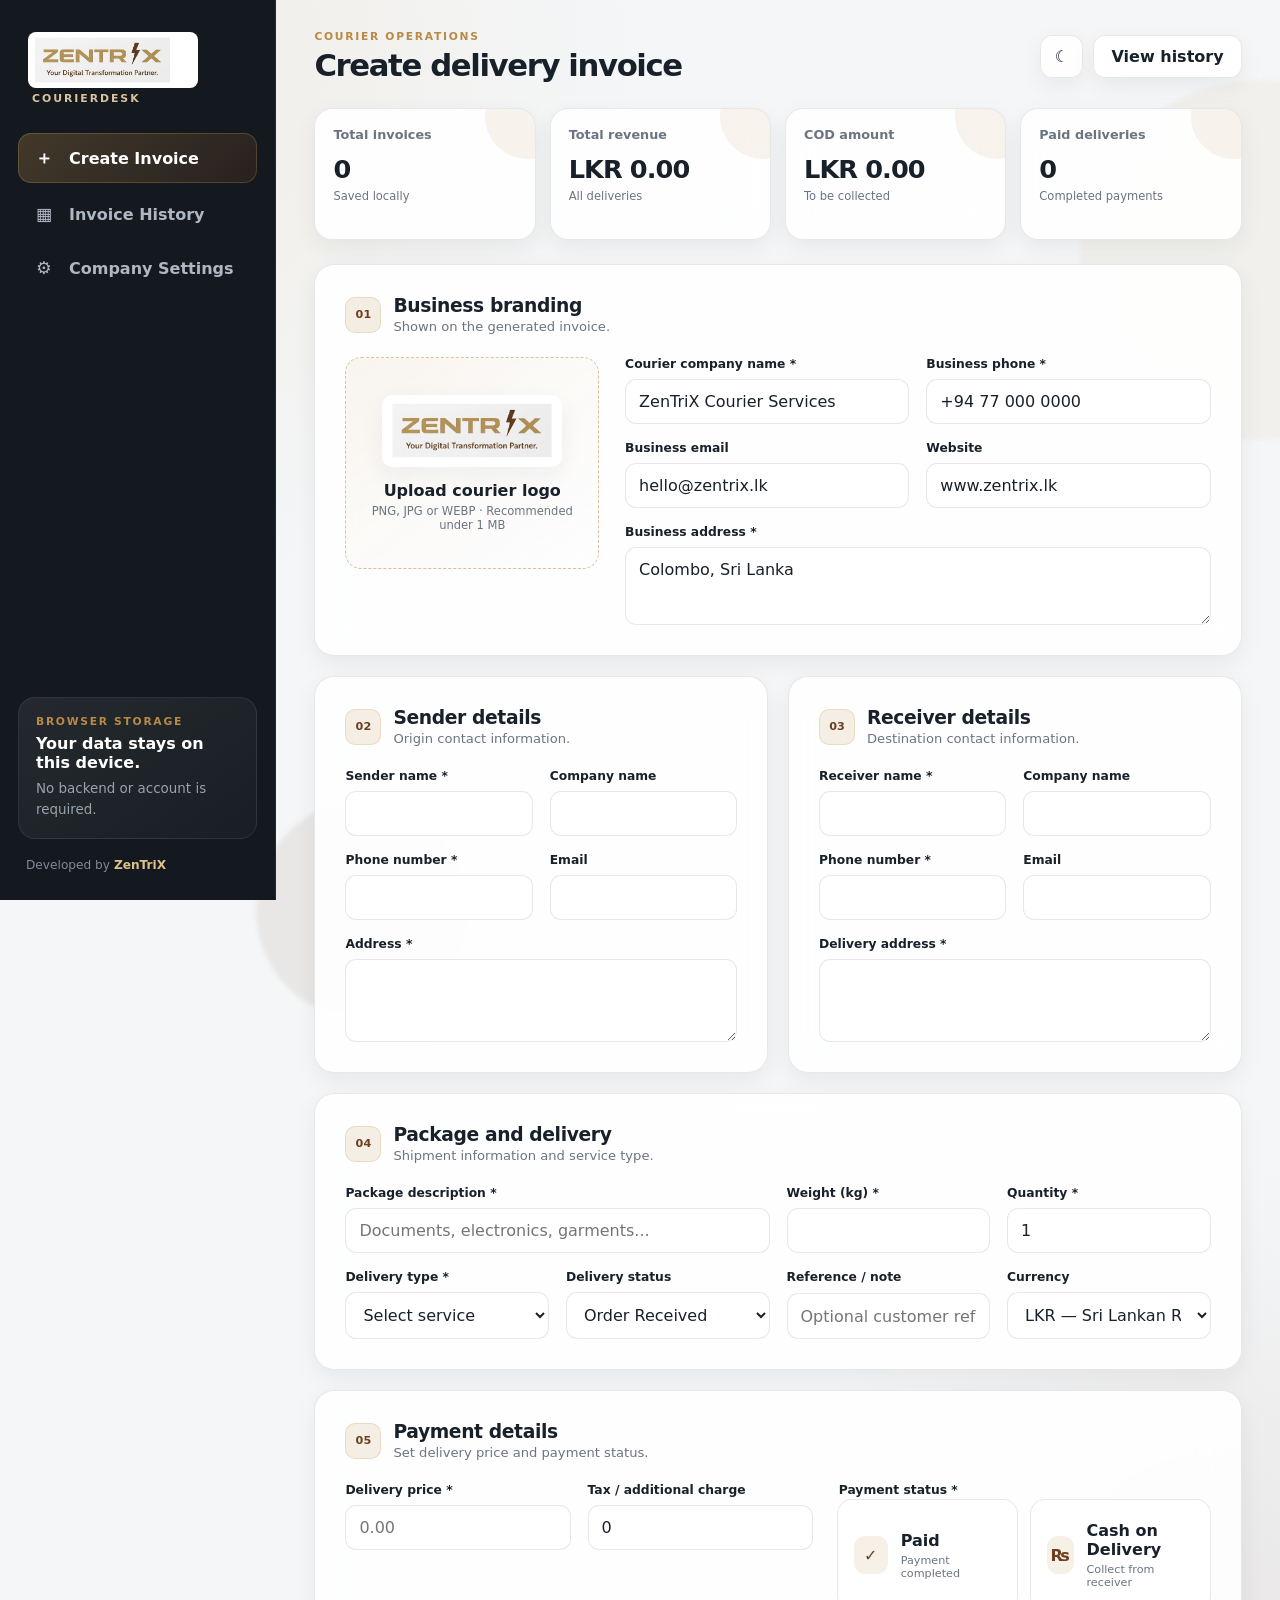
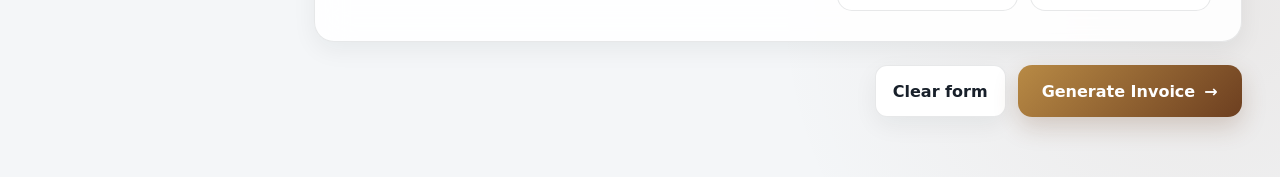
<file: index.html>
<!DOCTYPE html>
<html lang="en" data-theme="light">
<head>
  <meta charset="UTF-8">
  <meta name="viewport" content="width=device-width, initial-scale=1.0">
  <meta name="description" content="ZenTriX Courier Delivery Invoice Generator">
  <title>Create Invoice | ZenTriX CourierDesk</title>
  <link rel="icon" href="assets/favicon.svg" type="image/svg+xml">
  <link rel="stylesheet" href="css/style.css">
  <link rel="stylesheet" href="css/animation.css">
  <link rel="stylesheet" href="css/responsive.css">
</head>
<body data-page="create">
  <div class="page-loader" id="pageLoader"><span class="loader-bolt">ϟ</span></div>
  <div class="app-shell">
    <aside class="sidebar" id="sidebar">
      <a class="brand" href="index.html" aria-label="ZenTriX CourierDesk home">
        <img src="assets/company-logo.png" alt="ZenTriX">
        <span class="brand-product">CourierDesk</span>
      </a>
      <nav class="side-nav" aria-label="Primary navigation">
        <a class="nav-link active" href="index.html"><span>＋</span> Create Invoice</a>
        <a class="nav-link" href="history.html"><span>▦</span> Invoice History</a>
        <a class="nav-link" href="settings.html"><span>⚙</span> Company Settings</a>
      </nav>
      <div class="sidebar-card">
        <span class="eyebrow">Browser storage</span>
        <strong>Your data stays on this device.</strong>
        <p>No backend or account is required.</p>
      </div>
      <div class="sidebar-footer">Developed by <strong>ZenTriX</strong></div>
    </aside>

    <main class="main-content">
      <header class="topbar">
        <button class="icon-button mobile-menu" id="menuButton" aria-label="Open menu">☰</button>
        <div>
          <span class="eyebrow">Courier operations</span>
          <h1>Create delivery invoice</h1>
        </div>
        <div class="topbar-actions">
          <button class="icon-button" id="themeToggle" aria-label="Toggle dark mode">☾</button>
          <a class="button button-secondary hide-mobile" href="history.html">View history</a>
        </div>
      </header>

      <section class="stats-grid compact-stats" aria-label="Invoice statistics">
        <article class="stat-card"><span>Total invoices</span><strong id="statInvoices">0</strong><small>Saved locally</small></article>
        <article class="stat-card"><span>Total revenue</span><strong id="statRevenue">Rs. 0.00</strong><small>All deliveries</small></article>
        <article class="stat-card"><span>COD amount</span><strong id="statCod">Rs. 0.00</strong><small>To be collected</small></article>
        <article class="stat-card"><span>Paid deliveries</span><strong id="statPaid">0</strong><small>Completed payments</small></article>
      </section>

      <form id="invoiceForm" novalidate>
        <section class="form-card reveal">
          <div class="section-heading">
            <div><span class="step-badge">01</span><h2>Business branding</h2><p>Shown on the generated invoice.</p></div>
          </div>
          <div class="branding-grid">
            <label class="logo-uploader" for="businessLogo">
              <input type="file" id="businessLogo" accept="image/png,image/jpeg,image/webp">
              <img id="logoPreview" src="assets/company-logo.png" alt="Business logo preview">
              <span><strong>Upload courier logo</strong><small>PNG, JPG or WEBP · Recommended under 1 MB</small></span>
            </label>
            <div class="form-grid two-columns">
              <div class="field"><label for="courierCompany">Courier company name *</label><input id="courierCompany" name="courierCompany" required placeholder="Example Courier (Pvt) Ltd"></div>
              <div class="field"><label for="courierPhone">Business phone *</label><input id="courierPhone" name="courierPhone" required inputmode="tel" placeholder="+94 77 123 4567"></div>
              <div class="field"><label for="courierEmail">Business email</label><input id="courierEmail" name="courierEmail" type="email" placeholder="hello@example.com"></div>
              <div class="field"><label for="courierWebsite">Website</label><input id="courierWebsite" name="courierWebsite" placeholder="www.example.com"></div>
              <div class="field full"><label for="courierAddress">Business address *</label><textarea id="courierAddress" name="courierAddress" required rows="2" placeholder="Office address"></textarea></div>
            </div>
          </div>
        </section>

        <div class="form-split">
          <section class="form-card reveal">
            <div class="section-heading"><div><span class="step-badge">02</span><h2>Sender details</h2><p>Origin contact information.</p></div></div>
            <div class="form-grid two-columns">
              <div class="field"><label for="senderName">Sender name *</label><input id="senderName" required></div>
              <div class="field"><label for="senderCompany">Company name</label><input id="senderCompany"></div>
              <div class="field"><label for="senderPhone">Phone number *</label><input id="senderPhone" required inputmode="tel"></div>
              <div class="field"><label for="senderEmail">Email</label><input id="senderEmail" type="email"></div>
              <div class="field full"><label for="senderAddress">Address *</label><textarea id="senderAddress" required rows="3"></textarea></div>
            </div>
          </section>

          <section class="form-card reveal">
            <div class="section-heading"><div><span class="step-badge">03</span><h2>Receiver details</h2><p>Destination contact information.</p></div></div>
            <div class="form-grid two-columns">
              <div class="field"><label for="receiverName">Receiver name *</label><input id="receiverName" required></div>
              <div class="field"><label for="receiverCompany">Company name</label><input id="receiverCompany"></div>
              <div class="field"><label for="receiverPhone">Phone number *</label><input id="receiverPhone" required inputmode="tel"></div>
              <div class="field"><label for="receiverEmail">Email</label><input id="receiverEmail" type="email"></div>
              <div class="field full"><label for="receiverAddress">Delivery address *</label><textarea id="receiverAddress" required rows="3"></textarea></div>
            </div>
          </section>
        </div>

        <section class="form-card reveal">
          <div class="section-heading"><div><span class="step-badge">04</span><h2>Package and delivery</h2><p>Shipment information and service type.</p></div></div>
          <div class="form-grid four-columns">
            <div class="field span-two"><label for="packageDescription">Package description *</label><input id="packageDescription" required placeholder="Documents, electronics, garments..."></div>
            <div class="field"><label for="packageWeight">Weight (kg) *</label><input id="packageWeight" type="number" min="0.01" step="0.01" required></div>
            <div class="field"><label for="quantity">Quantity *</label><input id="quantity" type="number" min="1" step="1" value="1" required></div>
            <div class="field"><label for="deliveryType">Delivery type *</label><select id="deliveryType" required><option value="">Select service</option><option>Standard Delivery</option><option>Express Delivery</option><option>Same Day Delivery</option></select></div>
            <div class="field"><label for="deliveryStatus">Delivery status</label><select id="deliveryStatus"><option>Order Received</option><option>In Transit</option><option>Out for Delivery</option><option>Delivered</option></select></div>
            <div class="field"><label for="reference">Reference / note</label><input id="reference" placeholder="Optional customer reference"></div>
            <div class="field"><label for="currency">Currency</label><select id="currency"><option value="LKR">LKR — Sri Lankan Rupee</option><option value="USD">USD — US Dollar</option><option value="EUR">EUR — Euro</option><option value="GBP">GBP — British Pound</option><option value="INR">INR — Indian Rupee</option></select></div>
          </div>
        </section>

        <section class="form-card reveal">
          <div class="section-heading"><div><span class="step-badge">05</span><h2>Payment details</h2><p>Set delivery price and payment status.</p></div></div>
          <div class="payment-layout">
            <div class="form-grid two-columns payment-fields">
              <div class="field"><label for="deliveryPrice">Delivery price *</label><input id="deliveryPrice" type="number" min="0" step="0.01" required placeholder="0.00"></div>
              <div class="field"><label for="taxAmount">Tax / additional charge</label><input id="taxAmount" type="number" min="0" step="0.01" value="0"></div>
              <div class="field full cod-field hidden" id="codField"><label for="codAmount">COD amount to collect *</label><input id="codAmount" type="number" min="0" step="0.01" placeholder="0.00"></div>
            </div>
            <fieldset class="choice-group"><legend>Payment status *</legend>
              <label class="choice-card"><input type="radio" name="paymentStatus" value="Paid" required><span class="choice-icon">✓</span><span><strong>Paid</strong><small>Payment completed</small></span></label>
              <label class="choice-card"><input type="radio" name="paymentStatus" value="COD" required><span class="choice-icon">₨</span><span><strong>Cash on Delivery</strong><small>Collect from receiver</small></span></label>
            </fieldset>
          </div>
        </section>

        <div class="form-actions reveal">
          <button type="reset" class="button button-secondary" id="resetButton">Clear form</button>
          <button type="submit" class="button button-primary button-large"><span>Generate Invoice</span><span>→</span></button>
        </div>
      </form>
    </main>
  </div>
  <div class="toast-region" id="toastRegion" aria-live="polite"></div>
  <div class="sidebar-overlay" id="sidebarOverlay"></div>
  <script src="js/storage.js"></script>
  <script src="js/app.js"></script>
</body>
</html>
</file>
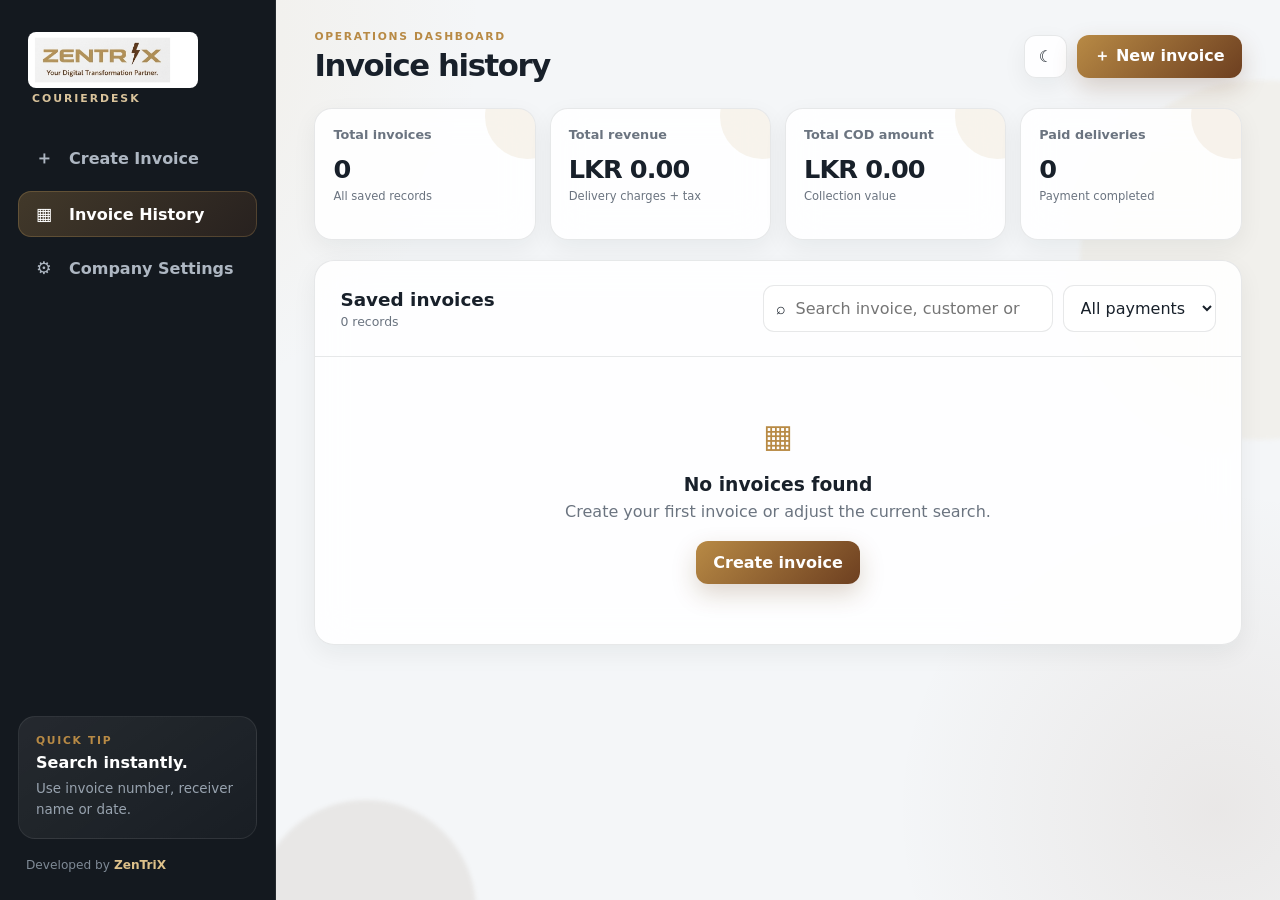
<file: history.html>
<!DOCTYPE html>
<html lang="en" data-theme="light">
<head>
  <meta charset="UTF-8"><meta name="viewport" content="width=device-width, initial-scale=1.0">
  <title>Invoice History | ZenTriX CourierDesk</title>
  <link rel="icon" href="assets/favicon.svg" type="image/svg+xml">
  <link rel="stylesheet" href="css/style.css"><link rel="stylesheet" href="css/animation.css"><link rel="stylesheet" href="css/responsive.css">
</head>
<body data-page="history">
  <div class="page-loader" id="pageLoader"><span class="loader-bolt">ϟ</span></div>
  <div class="app-shell">
    <aside class="sidebar" id="sidebar">
      <a class="brand" href="index.html"><img src="assets/company-logo.png" alt="ZenTriX"><span class="brand-product">CourierDesk</span></a>
      <nav class="side-nav"><a class="nav-link" href="index.html"><span>＋</span> Create Invoice</a><a class="nav-link active" href="history.html"><span>▦</span> Invoice History</a><a class="nav-link" href="settings.html"><span>⚙</span> Company Settings</a></nav>
      <div class="sidebar-card"><span class="eyebrow">Quick tip</span><strong>Search instantly.</strong><p>Use invoice number, receiver name or date.</p></div>
      <div class="sidebar-footer">Developed by <strong>ZenTriX</strong></div>
    </aside>
    <main class="main-content">
      <header class="topbar">
        <button class="icon-button mobile-menu" id="menuButton" aria-label="Open menu">☰</button>
        <div><span class="eyebrow">Operations dashboard</span><h1>Invoice history</h1></div>
        <div class="topbar-actions"><button class="icon-button" id="themeToggle" aria-label="Toggle dark mode">☾</button><a class="button button-primary" href="index.html">＋ New invoice</a></div>
      </header>
      <section class="stats-grid">
        <article class="stat-card"><span>Total invoices</span><strong id="statInvoices">0</strong><small>All saved records</small></article>
        <article class="stat-card"><span>Total revenue</span><strong id="statRevenue">Rs. 0.00</strong><small>Delivery charges + tax</small></article>
        <article class="stat-card"><span>Total COD amount</span><strong id="statCod">Rs. 0.00</strong><small>Collection value</small></article>
        <article class="stat-card"><span>Paid deliveries</span><strong id="statPaid">0</strong><small>Payment completed</small></article>
      </section>
      <section class="table-card reveal">
        <div class="table-toolbar">
          <div><h2>Saved invoices</h2><p id="recordCount">0 records</p></div>
          <div class="toolbar-controls">
            <div class="search-box"><span>⌕</span><input id="historySearch" type="search" placeholder="Search invoice, customer or date"></div>
            <select id="paymentFilter" aria-label="Filter by payment type"><option value="all">All payments</option><option value="Paid">Paid</option><option value="COD">COD</option></select>
          </div>
        </div>
        <div class="table-wrap">
          <table class="invoice-table">
            <thead><tr><th>Invoice Number</th><th>Receiver</th><th>Amount</th><th>Payment</th><th>Date</th><th>Actions</th></tr></thead>
            <tbody id="invoiceTableBody"></tbody>
          </table>
        </div>
        <div class="empty-state hidden" id="emptyState"><div class="empty-icon">▦</div><h3>No invoices found</h3><p>Create your first invoice or adjust the current search.</p><a class="button button-primary" href="index.html">Create invoice</a></div>
      </section>
    </main>
  </div>
  <div class="toast-region" id="toastRegion" aria-live="polite"></div><div class="sidebar-overlay" id="sidebarOverlay"></div>
  <script src="js/storage.js"></script><script src="js/app.js"></script><script src="js/history.js"></script>
</body>
</html>
</file>
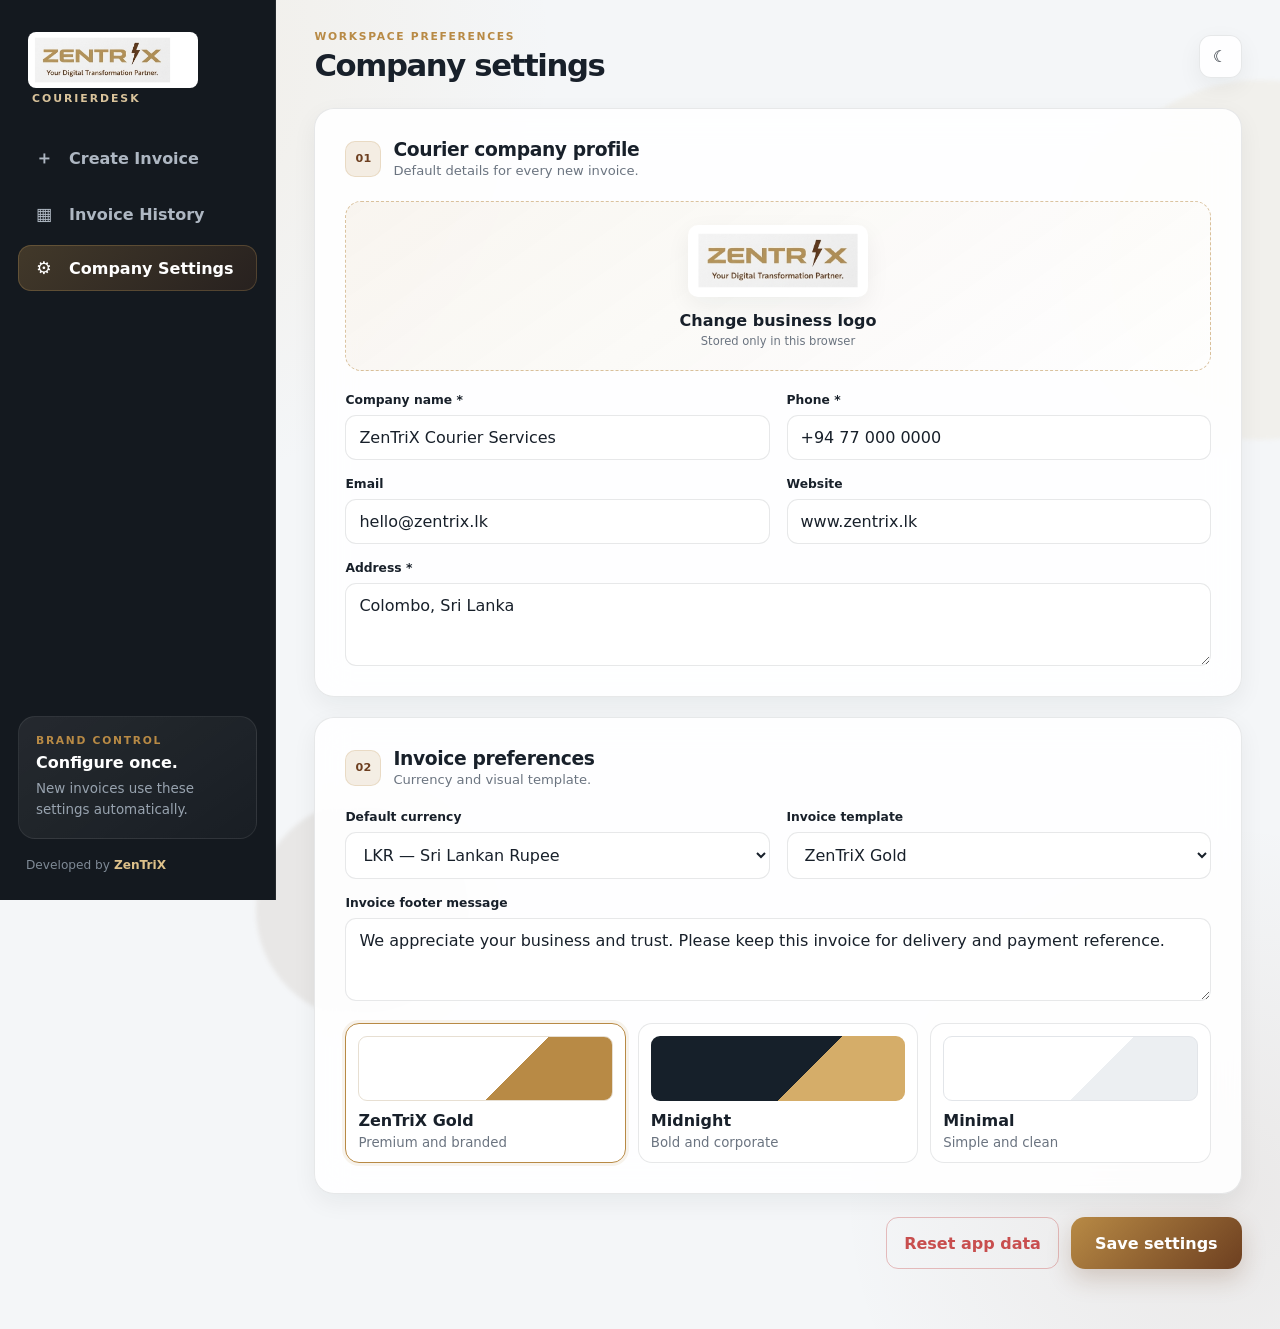
<file: settings.html>
<!DOCTYPE html>
<html lang="en" data-theme="light">
<head>
  <meta charset="UTF-8"><meta name="viewport" content="width=device-width, initial-scale=1.0">
  <title>Company Settings | ZenTriX CourierDesk</title>
  <link rel="icon" href="assets/favicon.svg" type="image/svg+xml">
  <link rel="stylesheet" href="css/style.css"><link rel="stylesheet" href="css/animation.css"><link rel="stylesheet" href="css/responsive.css">
</head>
<body data-page="settings">
  <div class="page-loader" id="pageLoader"><span class="loader-bolt">ϟ</span></div>
  <div class="app-shell">
    <aside class="sidebar" id="sidebar">
      <a class="brand" href="index.html"><img src="assets/company-logo.png" alt="ZenTriX"><span class="brand-product">CourierDesk</span></a>
      <nav class="side-nav"><a class="nav-link" href="index.html"><span>＋</span> Create Invoice</a><a class="nav-link" href="history.html"><span>▦</span> Invoice History</a><a class="nav-link active" href="settings.html"><span>⚙</span> Company Settings</a></nav>
      <div class="sidebar-card"><span class="eyebrow">Brand control</span><strong>Configure once.</strong><p>New invoices use these settings automatically.</p></div>
      <div class="sidebar-footer">Developed by <strong>ZenTriX</strong></div>
    </aside>
    <main class="main-content">
      <header class="topbar"><button class="icon-button mobile-menu" id="menuButton" aria-label="Open menu">☰</button><div><span class="eyebrow">Workspace preferences</span><h1>Company settings</h1></div><div class="topbar-actions"><button class="icon-button" id="themeToggle" aria-label="Toggle dark mode">☾</button></div></header>
      <form id="settingsForm" class="settings-layout">
        <section class="form-card reveal">
          <div class="section-heading"><div><span class="step-badge">01</span><h2>Courier company profile</h2><p>Default details for every new invoice.</p></div></div>
          <label class="logo-uploader settings-logo" for="settingsLogo"><input type="file" id="settingsLogo" accept="image/png,image/jpeg,image/webp"><img id="settingsLogoPreview" src="assets/company-logo.png" alt="Company logo"><span><strong>Change business logo</strong><small>Stored only in this browser</small></span></label>
          <div class="form-grid two-columns top-gap">
            <div class="field"><label for="settingsCompanyName">Company name *</label><input id="settingsCompanyName" required></div>
            <div class="field"><label for="settingsPhone">Phone *</label><input id="settingsPhone" required></div>
            <div class="field"><label for="settingsEmail">Email</label><input id="settingsEmail" type="email"></div>
            <div class="field"><label for="settingsWebsite">Website</label><input id="settingsWebsite"></div>
            <div class="field full"><label for="settingsAddress">Address *</label><textarea id="settingsAddress" rows="3" required></textarea></div>
          </div>
        </section>
        <section class="form-card reveal">
          <div class="section-heading"><div><span class="step-badge">02</span><h2>Invoice preferences</h2><p>Currency and visual template.</p></div></div>
          <div class="form-grid two-columns">
            <div class="field"><label for="settingsCurrency">Default currency</label><select id="settingsCurrency"><option value="LKR">LKR — Sri Lankan Rupee</option><option value="USD">USD — US Dollar</option><option value="EUR">EUR — Euro</option><option value="GBP">GBP — British Pound</option><option value="INR">INR — Indian Rupee</option></select></div>
            <div class="field"><label for="settingsTemplate">Invoice template</label><select id="settingsTemplate"><option value="gold">ZenTriX Gold</option><option value="midnight">Midnight Professional</option><option value="minimal">Clean Minimal</option></select></div>
            <div class="field full"><label for="settingsFooter">Invoice footer message</label><textarea id="settingsFooter" rows="3"></textarea></div>
          </div>
          <div class="template-preview-grid">
            <button type="button" class="template-preview active" data-template="gold"><span class="template-swatch gold"></span><strong>ZenTriX Gold</strong><small>Premium and branded</small></button>
            <button type="button" class="template-preview" data-template="midnight"><span class="template-swatch midnight"></span><strong>Midnight</strong><small>Bold and corporate</small></button>
            <button type="button" class="template-preview" data-template="minimal"><span class="template-swatch minimal"></span><strong>Minimal</strong><small>Simple and clean</small></button>
          </div>
        </section>
        <div class="form-actions"><button type="button" class="button button-danger-outline" id="resetDataButton">Reset app data</button><button class="button button-primary button-large" type="submit">Save settings</button></div>
      </form>
    </main>
  </div>
  <div class="toast-region" id="toastRegion" aria-live="polite"></div><div class="sidebar-overlay" id="sidebarOverlay"></div>
  <script src="js/storage.js"></script><script src="js/app.js"></script><script src="js/settings.js"></script>
</body>
</html>
</file>
<file: css/style.css>
:root {
  --primary: #b88a45;
  --primary-light: #dec18a;
  --primary-dark: #6d3f20;
  --accent: #d6ad66;
  --bg: #f4f6f8;
  --surface: rgba(255, 255, 255, 0.9);
  --surface-solid: #ffffff;
  --surface-2: #eef1f4;
  --text: #18202a;
  --muted: #6b7480;
  --border: rgba(22, 32, 43, 0.1);
  --success: #168a5b;
  --danger: #c84e4e;
  --warning: #be7b14;
  --shadow-sm: 0 8px 24px rgba(21, 28, 36, 0.06);
  --shadow-md: 0 18px 50px rgba(21, 28, 36, 0.1);
  --radius: 20px;
  --sidebar: 276px;
  --font: Inter, ui-sans-serif, system-ui, -apple-system, BlinkMacSystemFont, "Segoe UI", sans-serif;
}

html[data-theme="dark"] {
  --bg: #0d1218;
  --surface: rgba(22, 29, 38, 0.88);
  --surface-solid: #161d26;
  --surface-2: #1d2631;
  --text: #f1f4f7;
  --muted: #9ba5b1;
  --border: rgba(255, 255, 255, 0.09);
  --shadow-sm: 0 10px 28px rgba(0, 0, 0, 0.2);
  --shadow-md: 0 22px 58px rgba(0, 0, 0, 0.34);
}

* { box-sizing: border-box; }
html { scroll-behavior: smooth; }
body { margin: 0; min-height: 100vh; font-family: var(--font); color: var(--text); background:
  radial-gradient(circle at 8% 4%, rgba(214,173,102,.13), transparent 26%),
  radial-gradient(circle at 95% 90%, rgba(109,63,32,.08), transparent 22%), var(--bg); }
body::before, body::after { content: ""; position: fixed; border-radius: 50%; filter: blur(2px); pointer-events: none; z-index: -1; }
body::before { width: 360px; height: 360px; right: -160px; top: 80px; background: rgba(214,173,102,.08); }
body::after { width: 220px; height: 220px; left: 20%; bottom: -120px; background: rgba(109,63,32,.08); }
button, input, select, textarea { font: inherit; }
a { color: inherit; text-decoration: none; }
img { max-width: 100%; display: block; }
.hidden { display: none !important; }

.app-shell { display: grid; grid-template-columns: var(--sidebar) minmax(0, 1fr); min-height: 100vh; }
.sidebar { position: sticky; top: 0; height: 100vh; display: flex; flex-direction: column; padding: 24px 18px; background: rgba(13,18,24,.97); border-right: 1px solid rgba(255,255,255,.07); color: #fff; z-index: 40; }
.brand { display: flex; flex-direction: column; align-items: flex-start; gap: 4px; padding: 8px 10px 28px; }
.brand img { width: 170px; height: 56px; object-fit: contain; object-position: left center; background: #fff; border-radius: 8px; padding: 5px; }
.brand-product { color: #d9c39b; letter-spacing: .18em; text-transform: uppercase; font-size: .68rem; font-weight: 800; margin-left: 4px; }
.side-nav { display: grid; gap: 8px; }
.nav-link { display: flex; align-items: center; gap: 13px; padding: 13px 14px; border-radius: 13px; color: #aeb7c2; font-weight: 700; transition: .2s ease; }
.nav-link span { width: 24px; text-align: center; font-size: 1.1rem; }
.nav-link:hover { color: #fff; background: rgba(255,255,255,.06); transform: translateX(3px); }
.nav-link.active { color: #fff; background: linear-gradient(135deg, rgba(184,138,69,.28), rgba(109,63,32,.22)); box-shadow: inset 0 0 0 1px rgba(214,173,102,.24); }
.sidebar-card { margin-top: auto; padding: 17px; background: linear-gradient(145deg, rgba(255,255,255,.07), rgba(255,255,255,.025)); border: 1px solid rgba(255,255,255,.08); border-radius: 17px; }
.sidebar-card strong { display: block; margin: 6px 0 7px; }
.sidebar-card p { margin: 0; color: #98a3af; font-size: .84rem; line-height: 1.55; }
.sidebar-footer { padding: 19px 8px 4px; color: #7f8a96; font-size: .76rem; }
.sidebar-footer strong { color: var(--primary-light); }

.main-content { min-width: 0; padding: 30px clamp(20px, 3vw, 46px) 60px; }
.topbar { display: flex; align-items: center; justify-content: space-between; gap: 18px; margin-bottom: 25px; }
.topbar h1 { margin: 4px 0 0; font-size: clamp(1.7rem, 2.4vw, 2.45rem); letter-spacing: -.045em; }
.eyebrow { display: block; color: var(--primary); text-transform: uppercase; letter-spacing: .16em; font-size: .67rem; font-weight: 900; }
.topbar-actions { display: flex; align-items: center; gap: 10px; }
.icon-button { width: 43px; height: 43px; display: inline-grid; place-items: center; border-radius: 12px; border: 1px solid var(--border); color: var(--text); background: var(--surface); cursor: pointer; box-shadow: var(--shadow-sm); transition: .2s ease; }
.icon-button:hover { transform: translateY(-2px); border-color: rgba(184,138,69,.4); }
.mobile-menu { display: none; }

.button { min-height: 43px; display: inline-flex; align-items: center; justify-content: center; gap: 9px; border: 0; border-radius: 12px; padding: 0 17px; font-weight: 800; cursor: pointer; transition: .2s ease; white-space: nowrap; }
.button:hover { transform: translateY(-2px); }
.button-primary { color: #fff; background: linear-gradient(135deg, var(--primary), var(--primary-dark)); box-shadow: 0 10px 25px rgba(109,63,32,.22); }
.button-secondary { color: var(--text); background: var(--surface-solid); border: 1px solid var(--border); box-shadow: var(--shadow-sm); }
.button-danger-outline { color: var(--danger); background: transparent; border: 1px solid rgba(200,78,78,.35); }
.button-large { min-height: 52px; padding: 0 24px; border-radius: 14px; }

.stats-grid { display: grid; grid-template-columns: repeat(4, minmax(0,1fr)); gap: 14px; margin-bottom: 20px; }
.stat-card { position: relative; overflow: hidden; min-height: 132px; padding: 18px; border: 1px solid var(--border); border-radius: 18px; background: var(--surface); box-shadow: var(--shadow-sm); backdrop-filter: blur(18px); }
.stat-card::after { content: ""; position: absolute; width: 85px; height: 85px; border-radius: 50%; right: -35px; top: -35px; background: rgba(184,138,69,.1); }
.stat-card span, .stat-card small { display: block; color: var(--muted); }
.stat-card span { font-size: .8rem; font-weight: 750; }
.stat-card strong { display: block; margin: 12px 0 5px; font-size: clamp(1.3rem, 2vw, 1.75rem); letter-spacing: -.035em; }
.stat-card small { font-size: .72rem; }
.compact-stats { margin-bottom: 24px; }

.form-card, .table-card { margin-bottom: 20px; padding: clamp(20px, 3vw, 30px); background: var(--surface); border: 1px solid var(--border); border-radius: var(--radius); box-shadow: var(--shadow-sm); backdrop-filter: blur(18px); }
.section-heading { display: flex; align-items: center; justify-content: space-between; gap: 16px; margin-bottom: 23px; }
.section-heading > div { display: grid; grid-template-columns: auto 1fr; column-gap: 12px; align-items: center; }
.section-heading .step-badge { grid-row: span 2; }
.section-heading h2 { margin: 0; font-size: 1.17rem; letter-spacing: -.02em; }
.section-heading p { margin: 3px 0 0; color: var(--muted); font-size: .82rem; }
.step-badge { width: 36px; height: 36px; display: grid; place-items: center; border-radius: 10px; color: var(--primary-dark); background: rgba(184,138,69,.14); border: 1px solid rgba(184,138,69,.2); font-size: .7rem; font-weight: 900; }

.form-grid { display: grid; gap: 17px; }
.two-columns { grid-template-columns: repeat(2, minmax(0,1fr)); }
.four-columns { grid-template-columns: repeat(4, minmax(0,1fr)); }
.field { display: grid; gap: 8px; }
.field.full { grid-column: 1 / -1; }
.field.span-two { grid-column: span 2; }
.field label, fieldset legend { color: var(--text); font-size: .77rem; font-weight: 800; }
.field input, .field select, .field textarea, .toolbar-controls select { width: 100%; border: 1px solid var(--border); border-radius: 11px; outline: none; padding: 12px 13px; color: var(--text); background: var(--surface-solid); transition: .2s ease; }
.field textarea { resize: vertical; min-height: 78px; }
.field input:focus, .field select:focus, .field textarea:focus, .toolbar-controls select:focus { border-color: var(--primary); box-shadow: 0 0 0 3px rgba(184,138,69,.13); }
.field input.invalid, .field select.invalid, .field textarea.invalid { border-color: var(--danger); box-shadow: 0 0 0 3px rgba(200,78,78,.1); }
.error-text { color: var(--danger); font-size: .7rem; font-weight: 700; }

.form-split { display: grid; grid-template-columns: 1fr 1fr; gap: 20px; }
.branding-grid { display: grid; grid-template-columns: minmax(250px,.65fr) minmax(0,1.5fr); gap: 26px; align-items: start; }
.logo-uploader { position: relative; min-height: 212px; display: flex; flex-direction: column; align-items: center; justify-content: center; gap: 14px; text-align: center; padding: 20px; border: 1.5px dashed rgba(184,138,69,.5); border-radius: 16px; background: linear-gradient(145deg, rgba(184,138,69,.08), transparent); cursor: pointer; transition: .2s ease; }
.logo-uploader:hover { transform: translateY(-2px); border-color: var(--primary); }
.logo-uploader input { position: absolute; inset: 0; opacity: 0; cursor: pointer; }
.logo-uploader img { width: 180px; height: 72px; object-fit: contain; background: #fff; border-radius: 10px; padding: 8px; box-shadow: var(--shadow-sm); }
.logo-uploader span { display: grid; gap: 4px; }
.logo-uploader small { color: var(--muted); font-size: .72rem; }
.settings-logo { min-height: 170px; }
.top-gap { margin-top: 22px; }

.payment-layout { display: grid; grid-template-columns: minmax(0,1fr) minmax(280px,.8fr); gap: 24px; align-items: start; }
.payment-fields { align-content: start; }
.choice-group { display: grid; grid-template-columns: 1fr 1fr; gap: 12px; border: 0; padding: 0; margin: 0; }
.choice-group legend { grid-column: 1 / -1; margin-bottom: 2px; }
.choice-card { position: relative; min-height: 112px; display: flex; align-items: center; gap: 13px; padding: 16px; border: 1px solid var(--border); border-radius: 15px; background: var(--surface-solid); cursor: pointer; transition: .2s ease; }
.choice-card:hover { transform: translateY(-2px); border-color: rgba(184,138,69,.45); }
.choice-card:has(input:checked) { border-color: var(--primary); background: rgba(184,138,69,.08); box-shadow: 0 0 0 3px rgba(184,138,69,.1); }
.choice-card input { position: absolute; opacity: 0; }
.choice-icon { width: 38px; height: 38px; display: grid; place-items: center; border-radius: 11px; background: rgba(184,138,69,.13); color: var(--primary-dark); font-weight: 900; }
.choice-card strong, .choice-card small { display: block; }
.choice-card small { color: var(--muted); margin-top: 4px; font-size: .7rem; }
.form-actions { display: flex; justify-content: flex-end; gap: 12px; padding-top: 3px; }

.table-card { padding: 0; overflow: hidden; }
.table-toolbar { display: flex; align-items: center; justify-content: space-between; gap: 16px; padding: 24px 25px; border-bottom: 1px solid var(--border); }
.table-toolbar h2 { margin: 0; font-size: 1.15rem; }
.table-toolbar p { margin: 4px 0 0; color: var(--muted); font-size: .78rem; }
.toolbar-controls { display: flex; gap: 10px; }
.search-box { min-width: 290px; display: flex; align-items: center; gap: 8px; padding: 0 12px; border: 1px solid var(--border); border-radius: 11px; background: var(--surface-solid); }
.search-box input { width: 100%; min-height: 41px; border: 0; outline: 0; color: var(--text); background: transparent; }
.table-wrap { overflow-x: auto; }
.invoice-table { width: 100%; border-collapse: collapse; min-width: 820px; }
.invoice-table th, .invoice-table td { padding: 15px 20px; text-align: left; border-bottom: 1px solid var(--border); }
.invoice-table th { color: var(--muted); background: rgba(128,128,128,.035); font-size: .7rem; text-transform: uppercase; letter-spacing: .08em; }
.invoice-table td { font-size: .82rem; }
.invoice-number-link { color: var(--primary); font-weight: 850; }
.customer-cell strong, .customer-cell small { display: block; }
.customer-cell small { color: var(--muted); margin-top: 3px; }
.status-pill { display: inline-flex; align-items: center; min-height: 25px; padding: 0 9px; border-radius: 999px; font-size: .68rem; font-weight: 900; }
.status-paid { color: #14704c; background: rgba(22,138,91,.12); }
.status-cod { color: #98600a; background: rgba(190,123,20,.14); }
.action-buttons { display: flex; align-items: center; gap: 7px; }
.table-action { width: 32px; height: 32px; display: grid; place-items: center; border: 1px solid var(--border); border-radius: 9px; background: var(--surface-solid); cursor: pointer; transition: .2s ease; }
.table-action:hover { transform: translateY(-2px); border-color: var(--primary); }
.table-action.danger:hover { border-color: var(--danger); color: var(--danger); }
.empty-state { padding: 60px 20px; text-align: center; }
.empty-icon { font-size: 2rem; color: var(--primary); }
.empty-state h3 { margin-bottom: 7px; }
.empty-state p { color: var(--muted); margin: 0 0 20px; }

.settings-layout { max-width: 1040px; }
.template-preview-grid { display: grid; grid-template-columns: repeat(3,1fr); gap: 12px; margin-top: 22px; }
.template-preview { display: grid; text-align: left; gap: 5px; padding: 12px; border: 1px solid var(--border); border-radius: 14px; color: var(--text); background: var(--surface-solid); cursor: pointer; }
.template-preview.active { border-color: var(--primary); box-shadow: 0 0 0 3px rgba(184,138,69,.1); }
.template-preview small { color: var(--muted); }
.template-swatch { height: 65px; border-radius: 9px; margin-bottom: 5px; }
.template-swatch.gold { background: linear-gradient(135deg,#fff 60%,#b88a45 60%); border: 1px solid #e7dfd2; }
.template-swatch.midnight { background: linear-gradient(135deg,#16202a 60%,#d5ad69 60%); }
.template-swatch.minimal { background: linear-gradient(135deg,#fff 60%,#eceff2 60%); border: 1px solid #e2e5e9; }

.toast-region { position: fixed; right: 22px; bottom: 22px; display: grid; gap: 10px; z-index: 1000; }
.toast { min-width: 290px; max-width: 390px; display: flex; align-items: flex-start; gap: 11px; padding: 14px 16px; color: var(--text); background: var(--surface-solid); border: 1px solid var(--border); border-radius: 14px; box-shadow: var(--shadow-md); animation: toast-in .28s ease both; }
.toast.success { border-left: 4px solid var(--success); }
.toast.error { border-left: 4px solid var(--danger); }
.toast strong { display: block; margin-bottom: 3px; font-size: .82rem; }
.toast p { margin: 0; color: var(--muted); font-size: .75rem; }
.sidebar-overlay { display: none; }
</file>
<file: css/animation.css>
@keyframes loader-pulse { 0%,100% { transform: scale(.92); opacity: .65; } 50% { transform: scale(1.08); opacity: 1; } }
@keyframes page-fade { from { opacity: 0; transform: translateY(8px); } to { opacity: 1; transform: translateY(0); } }
@keyframes toast-in { from { opacity: 0; transform: translateY(10px) scale(.97); } to { opacity: 1; transform: translateY(0) scale(1); } }
@keyframes toast-out { to { opacity: 0; transform: translateY(8px) scale(.97); } }
@keyframes shimmer { 0% { transform: translateX(-130%) skewX(-18deg); } 100% { transform: translateX(230%) skewX(-18deg); } }
.page-loader { position: fixed; inset: 0; z-index: 9999; display: grid; place-items: center; background: #0d1218; transition: opacity .35s ease, visibility .35s ease; }
.page-loader.loaded { opacity: 0; visibility: hidden; }
.loader-bolt { width: 62px; height: 62px; display: grid; place-items: center; border-radius: 18px; color: #1a1208; background: linear-gradient(135deg,#e4c98f,#9a6630); font-size: 2rem; font-weight: 950; box-shadow: 0 18px 60px rgba(184,138,69,.35); animation: loader-pulse 1s ease-in-out infinite; }
.reveal { animation: page-fade .55s ease both; }
.reveal:nth-of-type(2) { animation-delay: .06s; }
.reveal:nth-of-type(3) { animation-delay: .12s; }
.reveal:nth-of-type(4) { animation-delay: .18s; }
.reveal:nth-of-type(5) { animation-delay: .24s; }
.button-primary { position: relative; overflow: hidden; }
.button-primary::after { content: ""; position: absolute; inset: -20% auto -20% -40%; width: 25%; background: rgba(255,255,255,.22); transform: skewX(-18deg); }
.button-primary:hover::after { animation: shimmer .7s ease; }
.toast.removing { animation: toast-out .25s ease both; }
</file>
<file: css/responsive.css>
@media (max-width: 1180px) {
  :root { --sidebar: 238px; }
  .stats-grid { grid-template-columns: repeat(2,1fr); }
  .four-columns { grid-template-columns: repeat(2,1fr); }
  .branding-grid { grid-template-columns: 1fr; }
  .logo-uploader { min-height: 160px; }
}
@media (max-width: 900px) {
  .app-shell { display: block; }
  .sidebar { position: fixed; left: 0; top: 0; width: min(82vw,300px); transform: translateX(-104%); transition: transform .26s ease; box-shadow: 20px 0 60px rgba(0,0,0,.3); }
  .sidebar.open { transform: translateX(0); }
  .sidebar-overlay { position: fixed; inset: 0; z-index: 35; background: rgba(0,0,0,.45); backdrop-filter: blur(2px); }
  .sidebar-overlay.open { display: block; }
  .mobile-menu { display: inline-grid; }
  .topbar { justify-content: flex-start; }
  .topbar-actions { margin-left: auto; }
  .main-content { padding: 22px 18px 44px; }
  .form-split { grid-template-columns: 1fr; gap: 0; }
  .payment-layout { grid-template-columns: 1fr; }
  .table-toolbar { align-items: flex-start; flex-direction: column; }
  .toolbar-controls { width: 100%; }
  .search-box { flex: 1; min-width: 0; }
}
@media (max-width: 650px) {
  .hide-mobile { display: none; }
  .topbar h1 { font-size: 1.55rem; }
  .topbar-actions .button { padding: 0 12px; }
  .stats-grid { grid-template-columns: 1fr 1fr; gap: 10px; }
  .stat-card { min-height: 112px; padding: 14px; }
  .stat-card strong { font-size: 1.2rem; }
  .form-card { padding: 18px 15px; border-radius: 16px; }
  .two-columns, .four-columns { grid-template-columns: 1fr; }
  .field.span-two { grid-column: auto; }
  .choice-group { grid-template-columns: 1fr; }
  .form-actions { flex-direction: column-reverse; }
  .form-actions .button { width: 100%; }
  .template-preview-grid { grid-template-columns: 1fr; }
  .toolbar-controls { flex-direction: column; }
  .toolbar-controls select, .search-box { width: 100%; }
  .toast-region { left: 12px; right: 12px; bottom: 12px; }
  .toast { min-width: 0; max-width: none; width: 100%; }
}
@media (max-width: 420px) {
  .stats-grid { grid-template-columns: 1fr; }
  .compact-stats { display: none; }
  .topbar-actions .button { font-size: 0; width: 43px; padding: 0; }
  .topbar-actions .button::first-letter { font-size: 1rem; }
}
</file>
